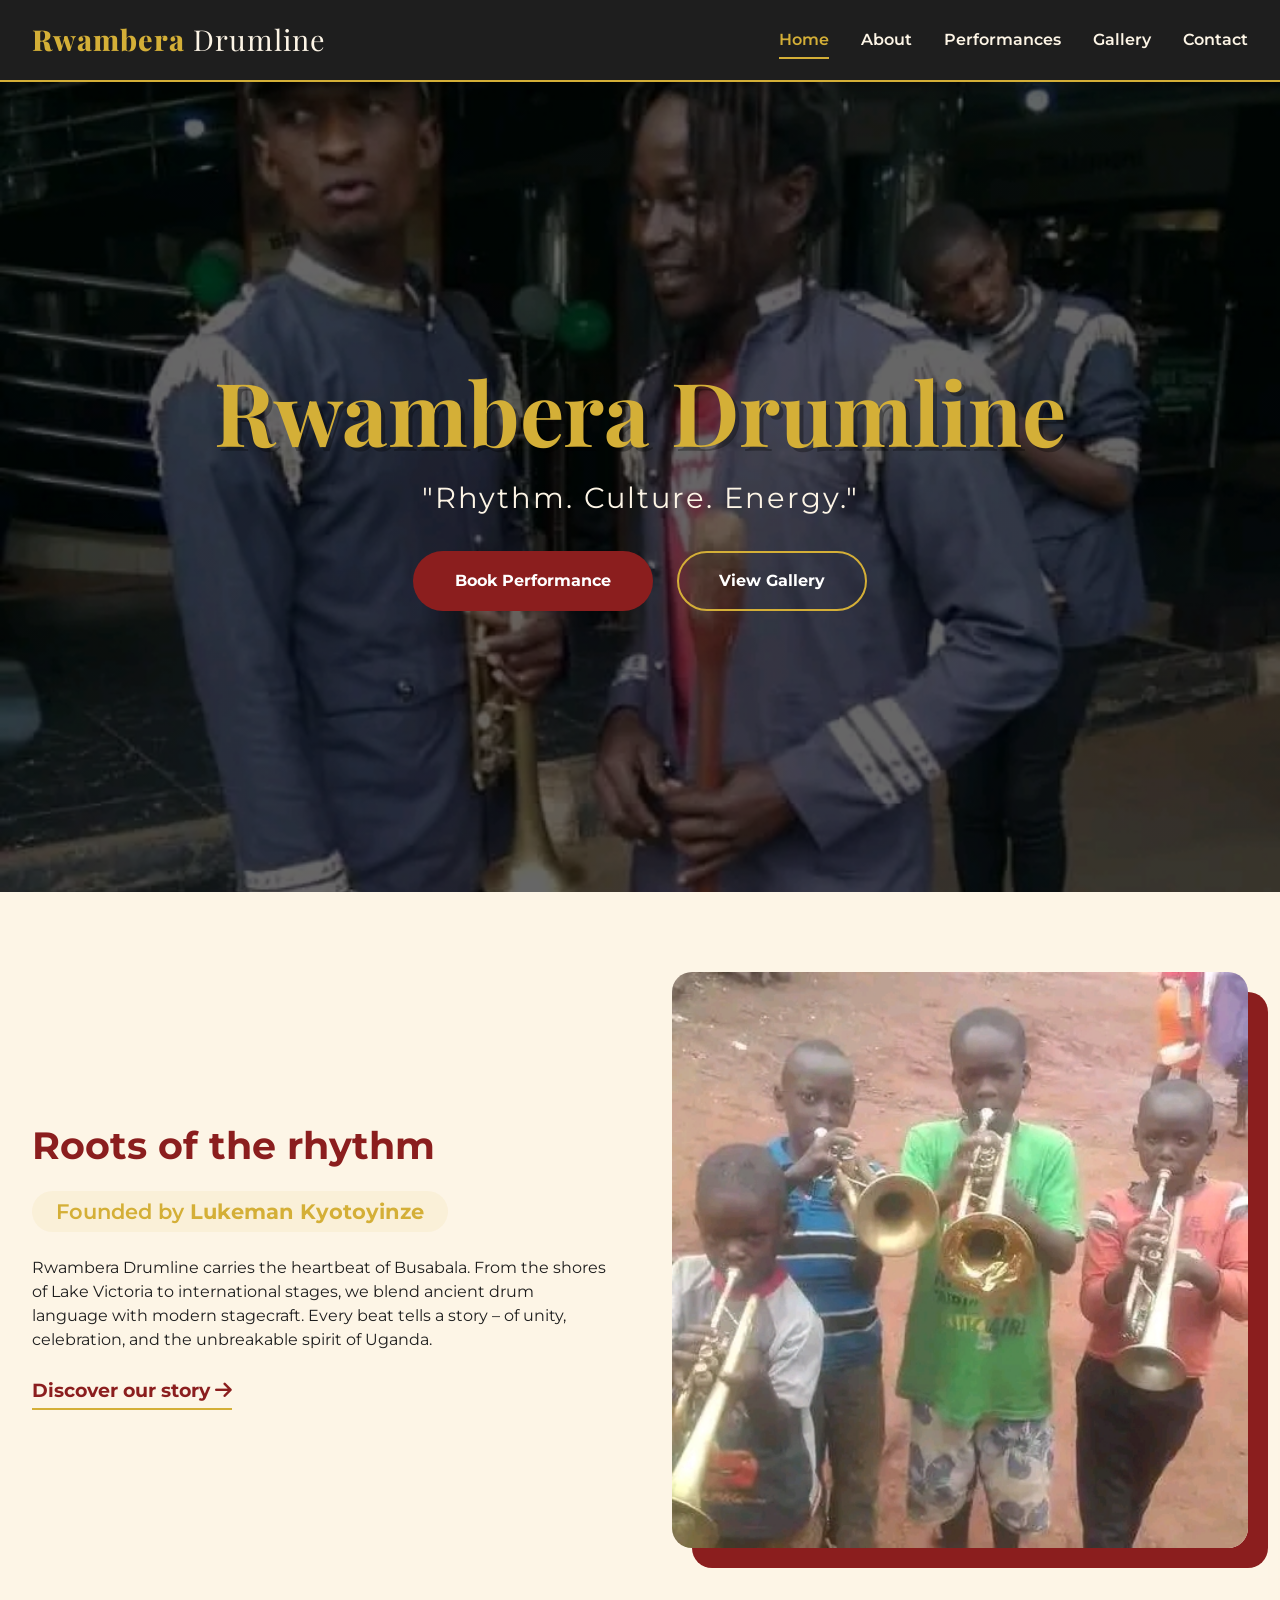
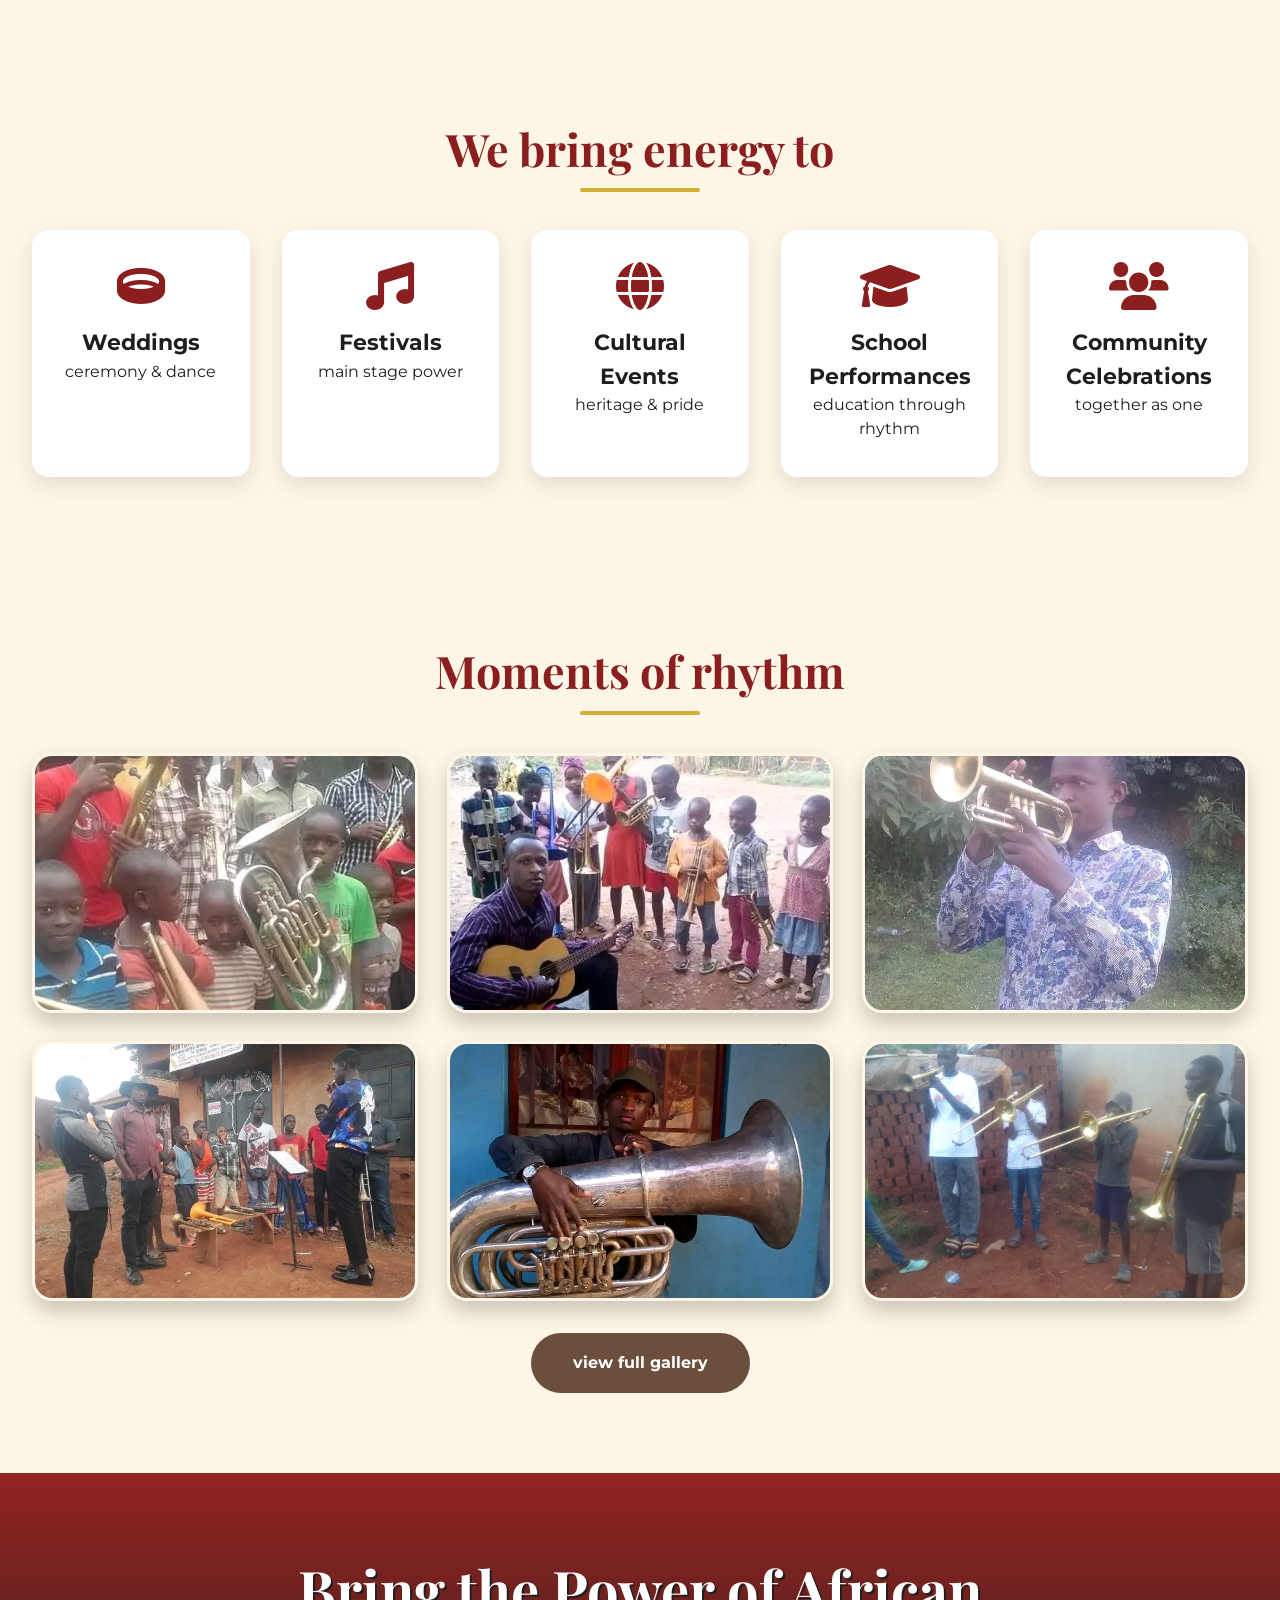
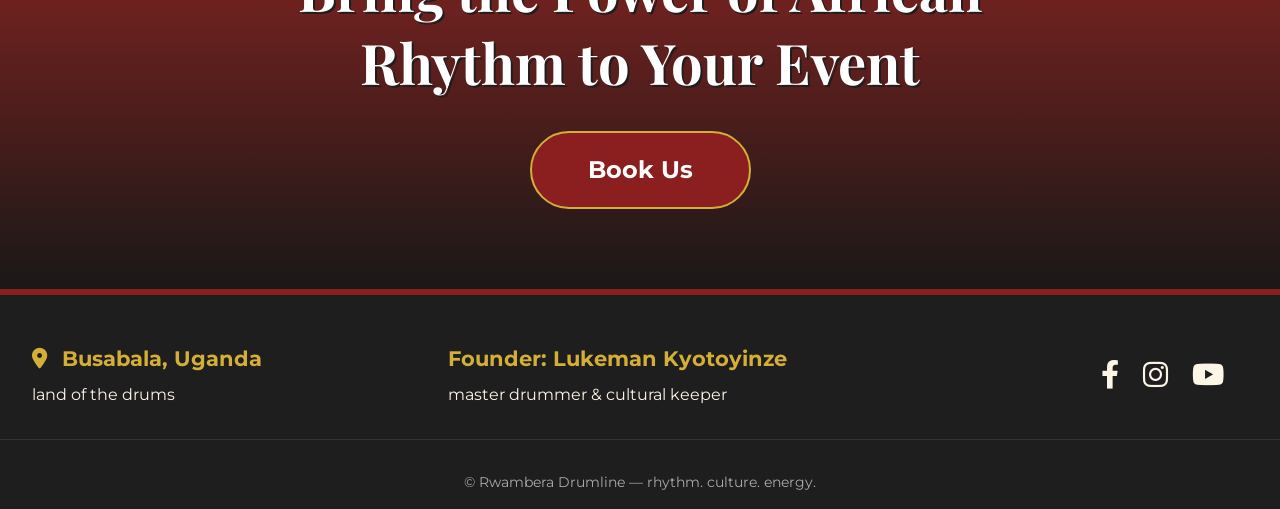
<file: index.html>
<!DOCTYPE html>
<html lang="en">
<head>
  <meta charset="UTF-8">
  <meta name="viewport" content="width=device-width, initial-scale=1.0">
  <title>Rwambera Drumline – rhythm. culture. energy.</title>
  <!-- Google Fonts + Font Awesome -->
  <link rel="preconnect" href="https://fonts.googleapis.com">
  <link rel="preconnect" href="https://fonts.gstatic.com" crossorigin>
  <link href="https://fonts.googleapis.com/css2?family=Montserrat:wght@400;600;800&family=Playfair+Display:wght@700&display=swap" rel="stylesheet">
  <link rel="stylesheet" href="https://cdnjs.cloudflare.com/ajax/libs/font-awesome/6.0.0-beta3/css/all.min.css">
  <link rel="stylesheet" href="css/style.css">
</head>
<body>
  <!-- ========== NAVIGATION BAR ========== -->
  <nav class="navbar">
    <div class="container nav-container">
      <div class="logo">Rwambera<span> Drumline</span></div>
      <ul class="nav-menu">
        <li><a href="index.html" class="active">Home</a></li>
        <li><a href="about.html">About</a></li>
        <li><a href="performances.html">Performances</a></li>
        <li><a href="gallery.html">Gallery</a></li>
        <li><a href="contact.html">Contact</a></li>
      </ul>
      <div class="hamburger"><i class="fas fa-bars"></i></div>
    </div>
  </nav>

  <!-- ========== HERO SECTION ========== -->
  <header class="hero" style="background-image: linear-gradient(rgba(0,0,0,0.6), rgba(0,0,0,0.6)), url('img/hero1.jpg');">
    <div class="container hero-content">
      <h1 class="reveal-up">Rwambera Drumline</h1>
      <p class="hero-sub reveal-up">"Rhythm. Culture. Energy."</p>
      <div class="hero-btns reveal-up">
        <a href="contact.html" class="btn btn-primary">Book Performance</a>
        <a href="gallery.html" class="btn btn-outline">View Gallery</a>
      </div>
    </div>
  </header>

  <!-- ========== ABOUT PREVIEW ========== -->
  <section class="section about-preview">
    <div class="container about-grid">
      <div class="about-text reveal-left">
        <h2>Roots of the rhythm</h2>
        <p class="founder-note">Founded by <strong>Lukeman Kyotoyinze</strong></p>
        <p>Rwambera Drumline carries the heartbeat of Busabala. From the shores of Lake Victoria to international stages, we blend ancient drum language with modern stagecraft. Every beat tells a story – of unity, celebration, and the unbreakable spirit of Uganda.</p>
        <a href="/about.html" class="link-arrow">Discover our story <i class="fas fa-arrow-right"></i></a>
      </div>
      <div class="about-img reveal-right">
        <img src="img/image1.jpg" alt="Traditional drums close-up">
      </div>
    </div>
  </section>

  <!-- ========== PERFORMANCE HIGHLIGHTS (cards with icons) ========== -->
  <section class="section highlights">
    <div class="container">
      <h2 class="section-title reveal-up">We bring energy to</h2>
      <div class="cards-grid">
        <div class="card reveal-up"><i class="fas fa-ring"></i><h3>Weddings</h3><p>ceremony & dance</p></div>
        <div class="card reveal-up"><i class="fas fa-music"></i><h3>Festivals</h3><p>main stage power</p></div>
        <div class="card reveal-up"><i class="fas fa-globe"></i><h3>Cultural Events</h3><p>heritage & pride</p></div>
        <div class="card reveal-up"><i class="fas fa-graduation-cap"></i><h3>School Performances</h3><p>education through rhythm</p></div>
        <div class="card reveal-up"><i class="fas fa-users"></i><h3>Community Celebrations</h3><p>together as one</p></div>
      </div>
    </div>
  </section>

  <!-- ========== GALLERY PREVIEW (6 images) ========== -->
  <section class="section gallery-preview">
    <div class="container">
      <h2 class="section-title reveal-up">Moments of rhythm</h2>
      <div class="gallery-grid">
        <img src="img/image2.jpg" alt="performance" class="reveal-up">
        <img src="img/image3.jpg" alt="dance" class="reveal-up">
        <img src="img/image4.jpg" alt="djembe circle" class="reveal-up">
        <img src="img/image6.jpg" alt="kids" class="reveal-up">
        <img src="img/image7.jpg" alt="fire show" class="reveal-up">
        <img src="img/image9.jpg" alt="ensemble" class="reveal-up">
      </div>
      <div class="center-btn reveal-up">
        <a href="gallery.html" class="btn btn-secondary">view full gallery</a>
      </div>
    </div>
  </section>

  <!-- ========== CALL TO ACTION ========== -->
  <section class="section cta" style="background: linear-gradient(rgba(128, 0, 0,0.85), rgba(0,0,0,0.9)), url('https://via.placeholder.com/1600x400/2c1e0e/daa520?text=drums+pattern');">
    <div class="container cta-content">
      <h2 class="reveal-up">Bring the Power of African Rhythm to Your Event</h2>
      <a href="contact.html" class="btn btn-primary btn-large reveal-up">Book Us</a>
    </div>
  </section>

  <!-- ========== FOOTER ========== -->
  <footer class="footer">
    <div class="container footer-grid">
      <div>
        <h4><i class="fas fa-map-marker-alt gold-icon"></i> Busabala, Uganda</h4>
        <p>land of the drums</p>
      </div>
      <div>
        <h4>Founder: Lukeman Kyotoyinze</h4>
        <p>master drummer & cultural keeper</p>
      </div>
      <div class="social-links">
        <a href="#" aria-label="Facebook"><i class="fab fa-facebook-f"></i></a>
        <a href="#" aria-label="Instagram"><i class="fab fa-instagram"></i></a>
        <a href="#" aria-label="YouTube"><i class="fab fa-youtube"></i></a>
        <a href="#" aria-label="X"><i class="fab fa-x-twitter"></i></a>
      </div>
    </div>
    <div class="container bottom-credit">
      <p>© Rwambera Drumline — rhythm. culture. energy.</p>
    </div>
  </footer>

  <!-- external javascript -->
  <script src="JS/main.js"></script>
</body>
</html>
</file>
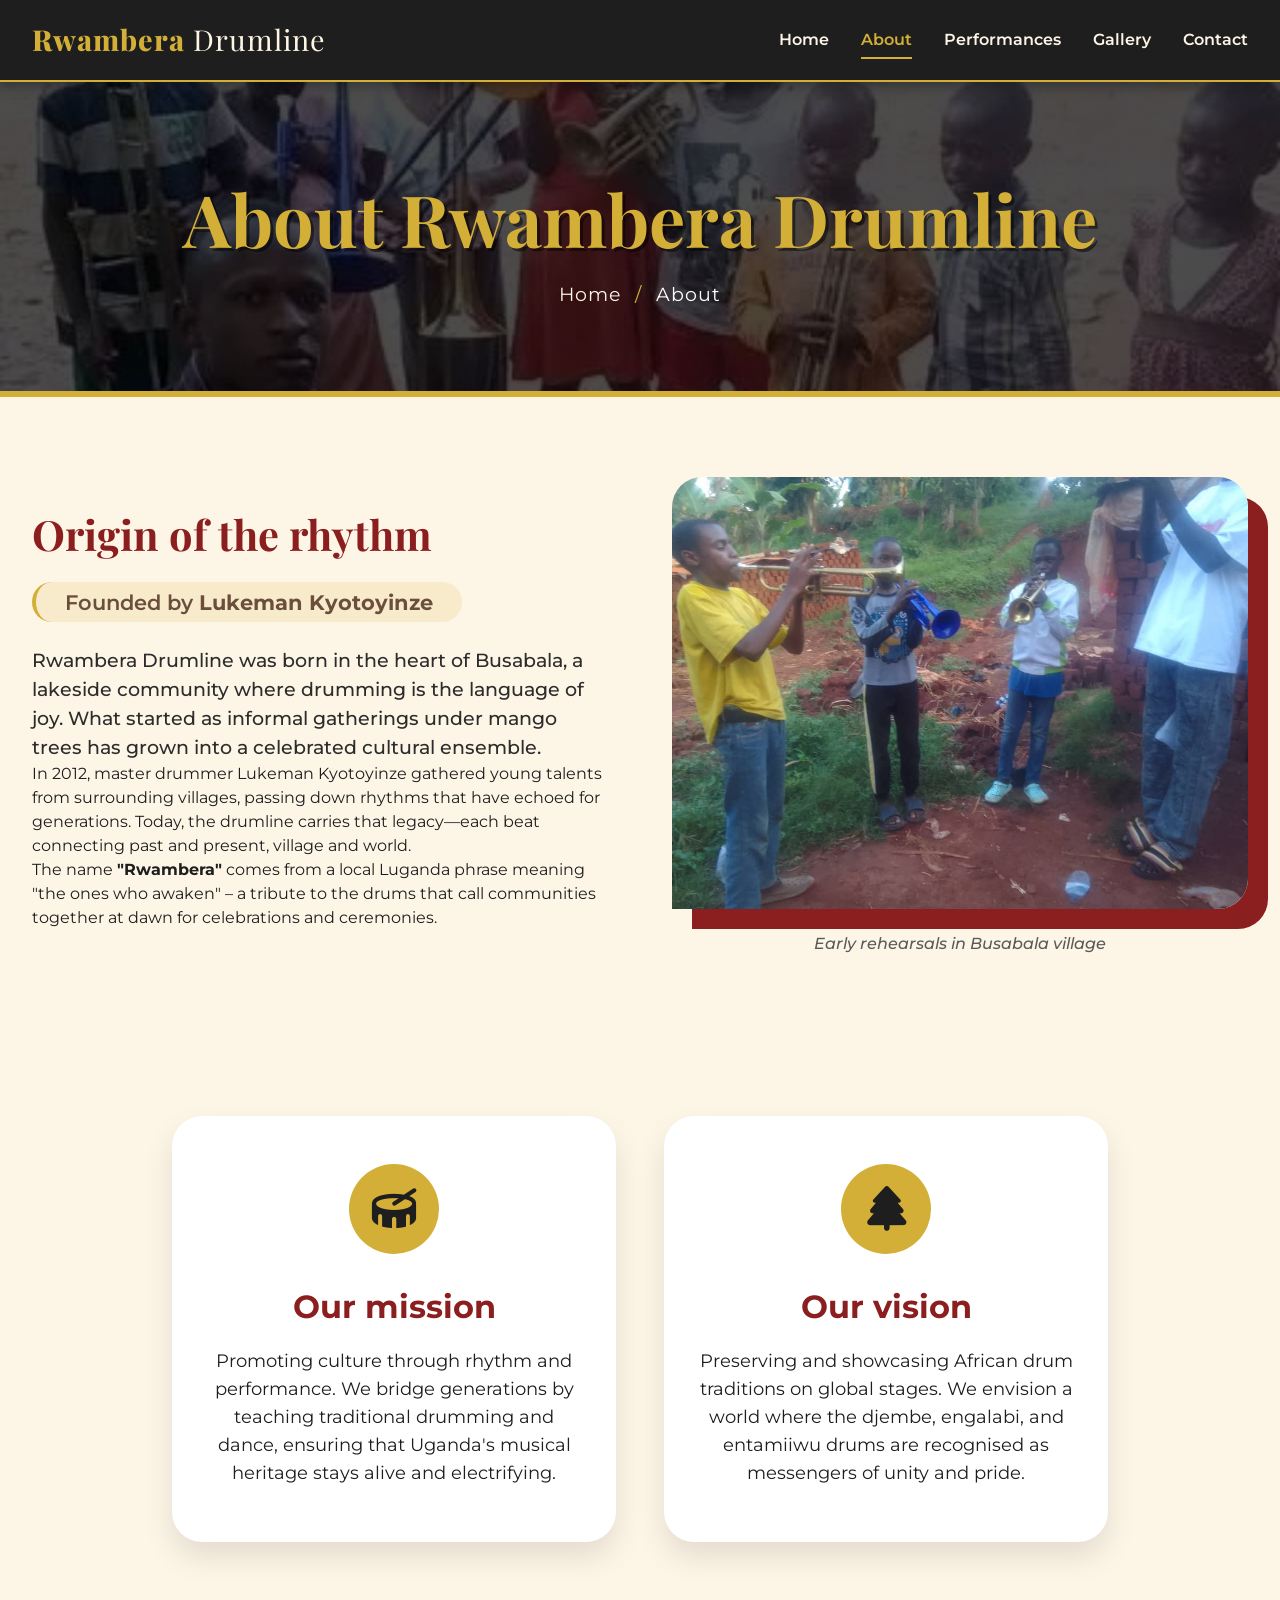
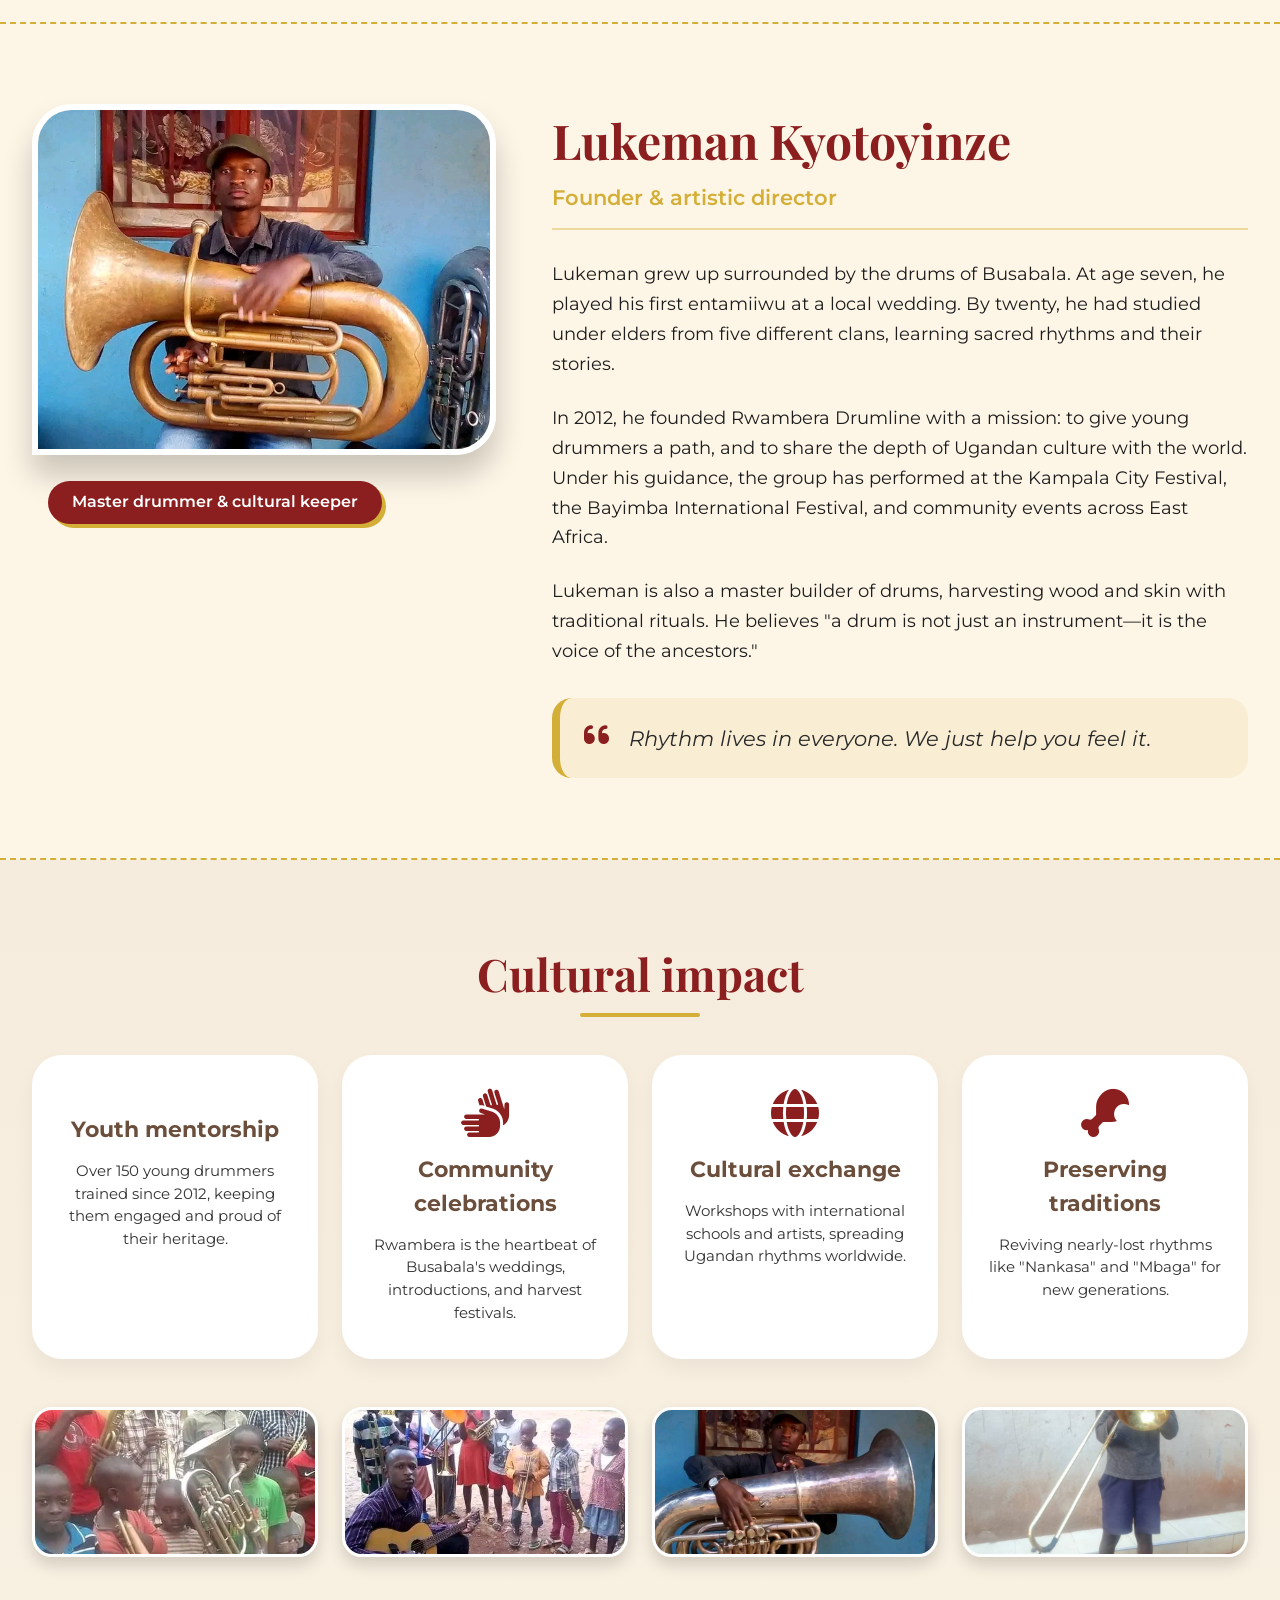
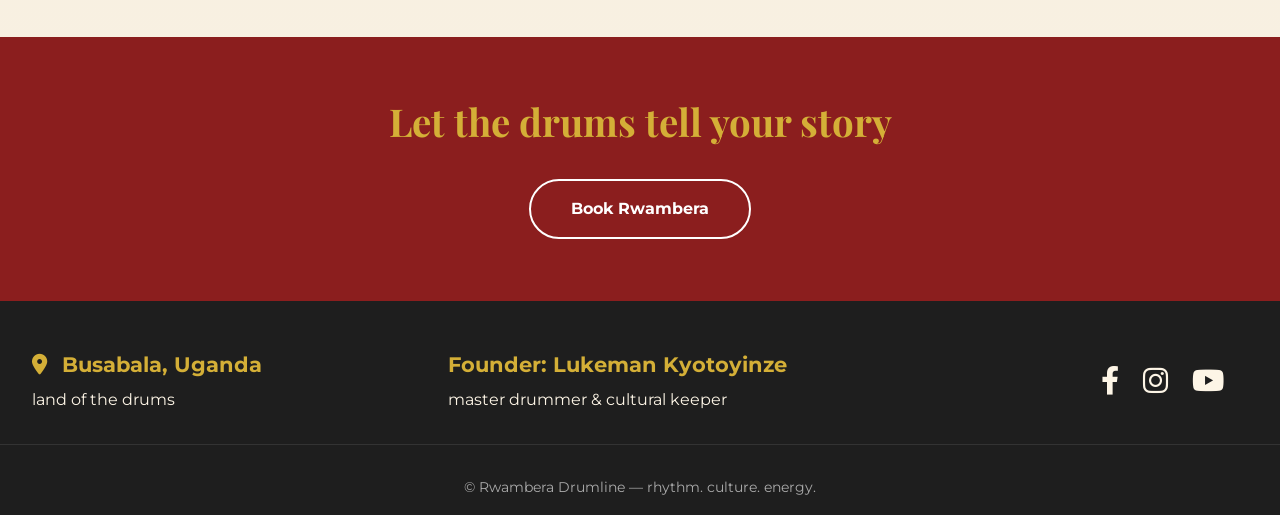
<file: about.html>
<!DOCTYPE html>
<html lang="en">
<head>
  <meta charset="UTF-8">
  <meta name="viewport" content="width=device-width, initial-scale=1.0">
  <title>About Rwambera Drumline | rhythm. culture. energy.</title>
  <!-- Google Fonts + Font Awesome -->
  <link rel="preconnect" href="https://fonts.googleapis.com">
  <link rel="preconnect" href="https://fonts.gstatic.com" crossorigin>
  <link href="https://fonts.googleapis.com/css2?family=Montserrat:wght@400;600;800&family=Playfair+Display:wght@700&display=swap" rel="stylesheet">
  <link rel="stylesheet" href="https://cdnjs.cloudflare.com/ajax/libs/font-awesome/6.0.0-beta3/css/all.min.css">
  <link rel="stylesheet" href="css/style.css">
</head>
<body>
  <!-- ========== NAVIGATION BAR (same as index) ========== -->
  <nav class="navbar">
    <div class="container nav-container">
      <div class="logo">Rwambera<span> Drumline</span></div>
      <ul class="nav-menu">
        <li><a href="index.html">Home</a></li>
        <li><a href="about.html" class="active">About</a></li>
        <li><a href="performances.html">Performances</a></li>
        <li><a href="gallery.html">Gallery</a></li>
        <li><a href="contact.html">Contact</a></li>
      </ul>
      <div class="hamburger"><i class="fas fa-bars"></i></div>
    </div>
  </nav>

  <!-- ========== PAGE HEADER BANNER ========== -->
  <section class="page-header" style="background-image: linear-gradient(rgba(0,0,0,0.7), rgba(0,0,0,0.7)), url('img/image3.jpg');">
    <div class="container page-header-content">
      <h1 class="reveal-up">About Rwambera Drumline</h1>
      <div class="breadcrumb reveal-up">
        <a href="/index.html">Home</a> <span>/</span> About
      </div>
    </div>
  </section>

  <!-- ========== STORY SECTION (origin & founder) ========== -->
  <section class="section story-section">
    <div class="container story-grid">
      <div class="story-text reveal-left">
        <h2>Origin of the rhythm</h2>
        <p class="founder-tag">Founded by <strong>Lukeman Kyotoyinze</strong></p>
        <p class="lead">Rwambera Drumline was born in the heart of Busabala, a lakeside community where drumming is the language of joy. What started as informal gatherings under mango trees has grown into a celebrated cultural ensemble.</p>
        <p>In 2012, master drummer Lukeman Kyotoyinze gathered young talents from surrounding villages, passing down rhythms that have echoed for generations. Today, the drumline carries that legacy—each beat connecting past and present, village and world.</p>
        <p>The name <strong>"Rwambera"</strong> comes from a local Luganda phrase meaning "the ones who awaken" – a tribute to the drums that call communities together at dawn for celebrations and ceremonies.</p>
      </div>
      <div class="story-image reveal-right">
        <img src="img/image10.jpg" alt="Early days of Rwambera">
        <div class="image-caption">Early rehearsals in Busabala village</div>
      </div>
    </div>
  </section>

  <!-- ========== MISSION & VISION (icon cards) ========== -->
  <section class="section mission-vision">
    <div class="container mission-vision-grid">
      <!-- Mission card -->
      <div class="mv-card reveal-up">
        <div class="mv-icon">
          <i class="fas fa-drum"></i>
        </div>
        <h3>Our mission</h3>
        <p>Promoting culture through rhythm and performance. We bridge generations by teaching traditional drumming and dance, ensuring that Uganda's musical heritage stays alive and electrifying.</p>
      </div>
      <!-- Vision card -->
      <div class="mv-card reveal-up" data-delay="100">
        <div class="mv-icon">
          <i class="fas fa-tree"></i>
        </div>
        <h3>Our vision</h3>
        <p>Preserving and showcasing African drum traditions on global stages. We envision a world where the djembe, engalabi, and entamiiwu drums are recognised as messengers of unity and pride.</p>
      </div>
    </div>
  </section>

  <!-- ========== FOUNDER SECTION ========== -->
  <section class="section founder-section">
    <div class="container founder-grid">
      <div class="founder-image reveal-left">
        <img src="img/lukeman.jpg" alt="Lukeman Kyotoyinze - founder">
        <div class="founder-badge">Master drummer & cultural keeper</div>
      </div>
      <div class="founder-bio reveal-right">
        <h2>Lukeman Kyotoyinze</h2>
        <p class="subtitle">Founder & artistic director</p>
        <p>Lukeman grew up surrounded by the drums of Busabala. At age seven, he played his first entamiiwu at a local wedding. By twenty, he had studied under elders from five different clans, learning sacred rhythms and their stories.</p>
        <p>In 2012, he founded Rwambera Drumline with a mission: to give young drummers a path, and to share the depth of Ugandan culture with the world. Under his guidance, the group has performed at the Kampala City Festival, the Bayimba International Festival, and community events across East Africa.</p>
        <p>Lukeman is also a master builder of drums, harvesting wood and skin with traditional rituals. He believes "a drum is not just an instrument—it is the voice of the ancestors."</p>
        <div class="founder-quote">
          <i class="fas fa-quote-left"></i> Rhythm lives in everyone. We just help you feel it.
        </div>
      </div>
    </div>
  </section>

  <!-- ========== CULTURAL IMPACT SECTION ========== -->
  <section class="section impact-section" style="background: linear-gradient(rgba(107, 63, 42, 0.05), rgba(0,0,0,0.02));">
    <div class="container">
      <h2 class="section-title reveal-up">Cultural impact</h2>
      <div class="impact-grid">
        <div class="impact-item reveal-up">
          <i class="fas fa-children"></i>
          <h3>Youth mentorship</h3>
          <p>Over 150 young drummers trained since 2012, keeping them engaged and proud of their heritage.</p>
        </div>
        <div class="impact-item reveal-up" data-delay="100">
          <i class="fas fa-hands"></i>
          <h3>Community celebrations</h3>
          <p>Rwambera is the heartbeat of Busabala's weddings, introductions, and harvest festivals.</p>
        </div>
        <div class="impact-item reveal-up" data-delay="200">
          <i class="fas fa-globe"></i>
          <h3>Cultural exchange</h3>
          <p>Workshops with international schools and artists, spreading Ugandan rhythms worldwide.</p>
        </div>
        <div class="impact-item reveal-up" data-delay="300">
          <i class="fas fa-drumstick-bite"></i>
          <h3>Preserving traditions</h3>
          <p>Reviving nearly-lost rhythms like "Nankasa" and "Mbaga" for new generations.</p>
        </div>
      </div>
      <!-- extra visual: impact image strip -->
      <div class="impact-strip">
        <img src="img/image2.jpg" alt="festival" class="reveal-up">
        <img src="img/image3.jpg" alt="teaching" class="reveal-up">
        <img src="img/image7.jpg" alt="wedding" class="reveal-up">
        <img src="img/image11.jpg" alt="cultural" class="reveal-up">
      </div>
    </div>
  </section>

  <!-- ========== CALL TO ACTION (smaller) ========== -->
  <section class="section cta cta-small" style="background: var(--deep-red); color: white;">
    <div class="container cta-content">
      <h3 class="reveal-up">Let the drums tell your story</h3>
      <a href="contact.html" class="btn btn-outline btn-light reveal-up">Book Rwambera</a>
    </div>
  </section>

  <!-- ========== FOOTER ========== -->
  <footer class="footer">
    <div class="container footer-grid">
      <div>
        <h4><i class="fas fa-map-marker-alt gold-icon"></i> Busabala, Uganda</h4>
        <p>land of the drums</p>
      </div>
      <div>
        <h4>Founder: Lukeman Kyotoyinze</h4>
        <p>master drummer & cultural keeper</p>
      </div>
      <div class="social-links">
        <a href="#" aria-label="Facebook"><i class="fab fa-facebook-f"></i></a>
        <a href="#" aria-label="Instagram"><i class="fab fa-instagram"></i></a>
        <a href="#" aria-label="YouTube"><i class="fab fa-youtube"></i></a>
        <a href="#" aria-label="X"><i class="fab fa-x-twitter"></i></a>
      </div>
    </div>
    <div class="container bottom-credit">
      <p>© Rwambera Drumline — rhythm. culture. energy.</p>
    </div>
  </footer>

  <!-- external javascript -->
  <script src="JS/main.js"></script>
</body>
</html>
</file>
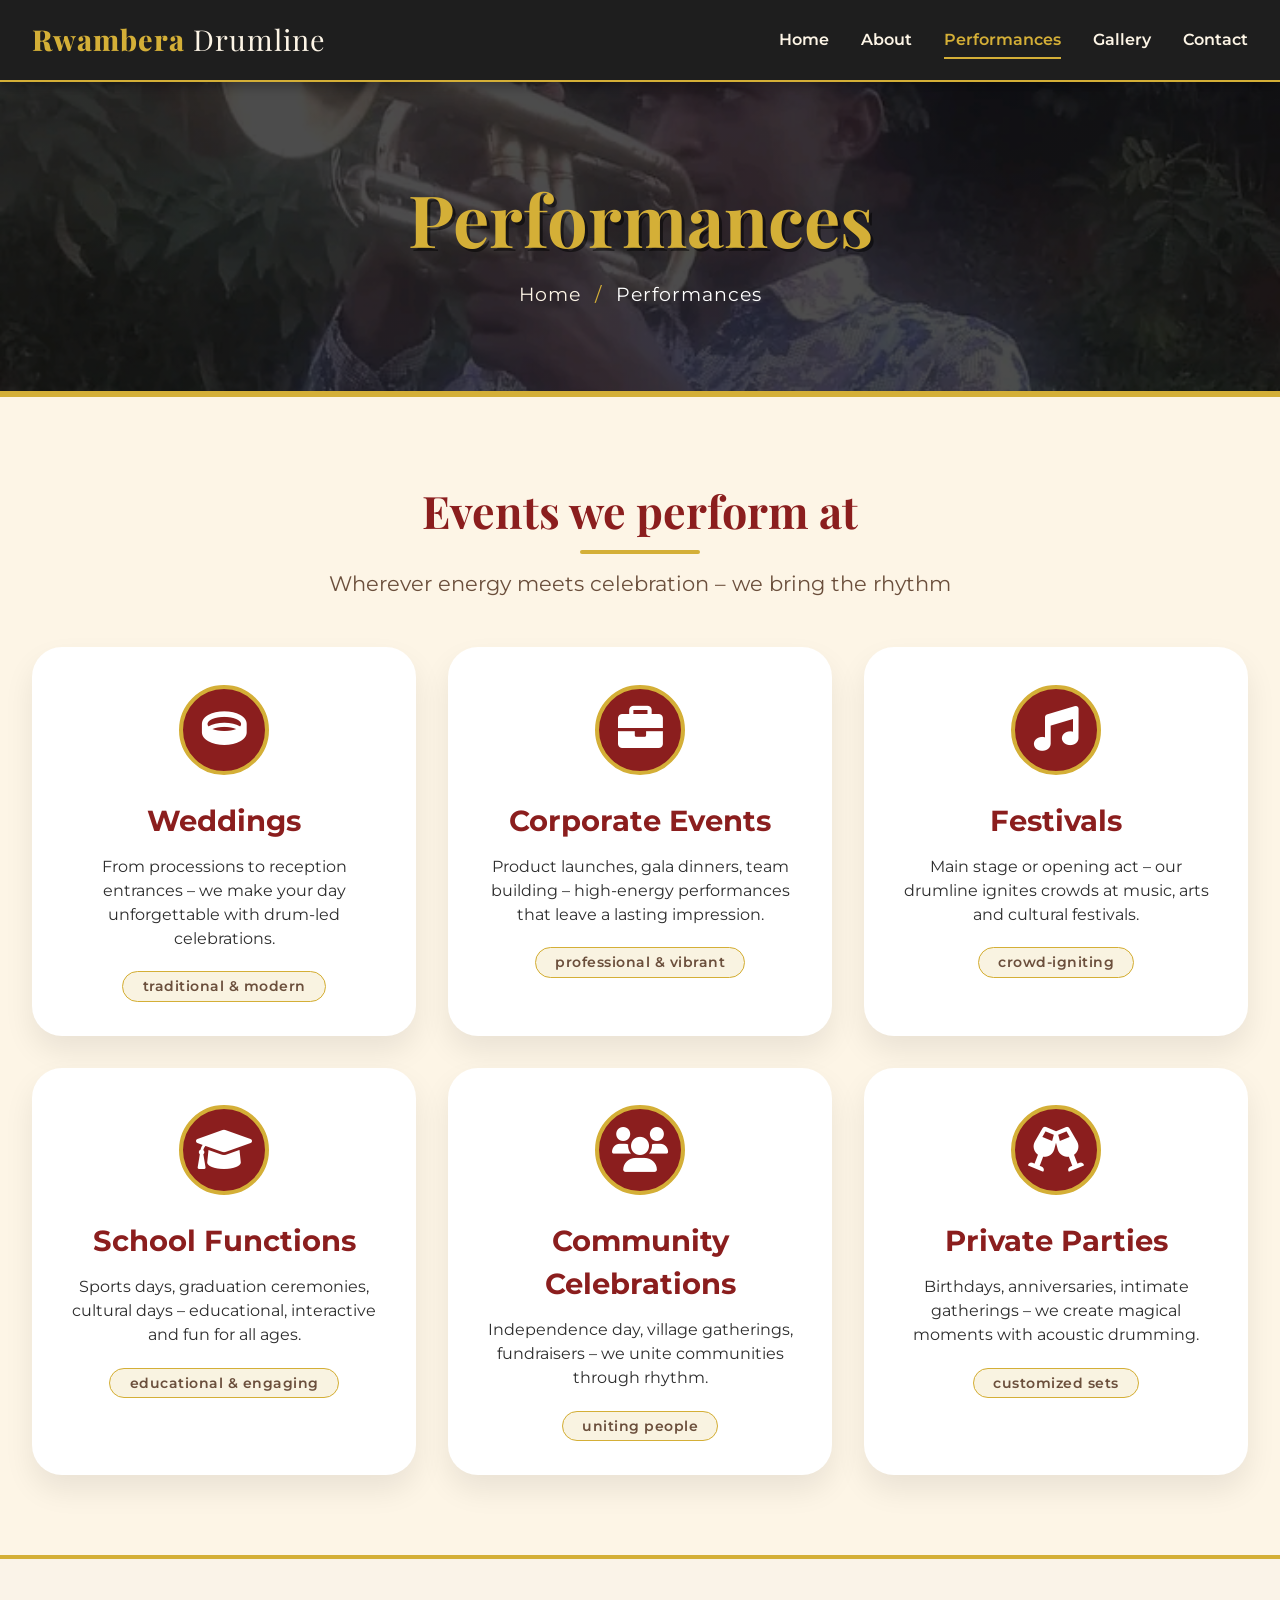
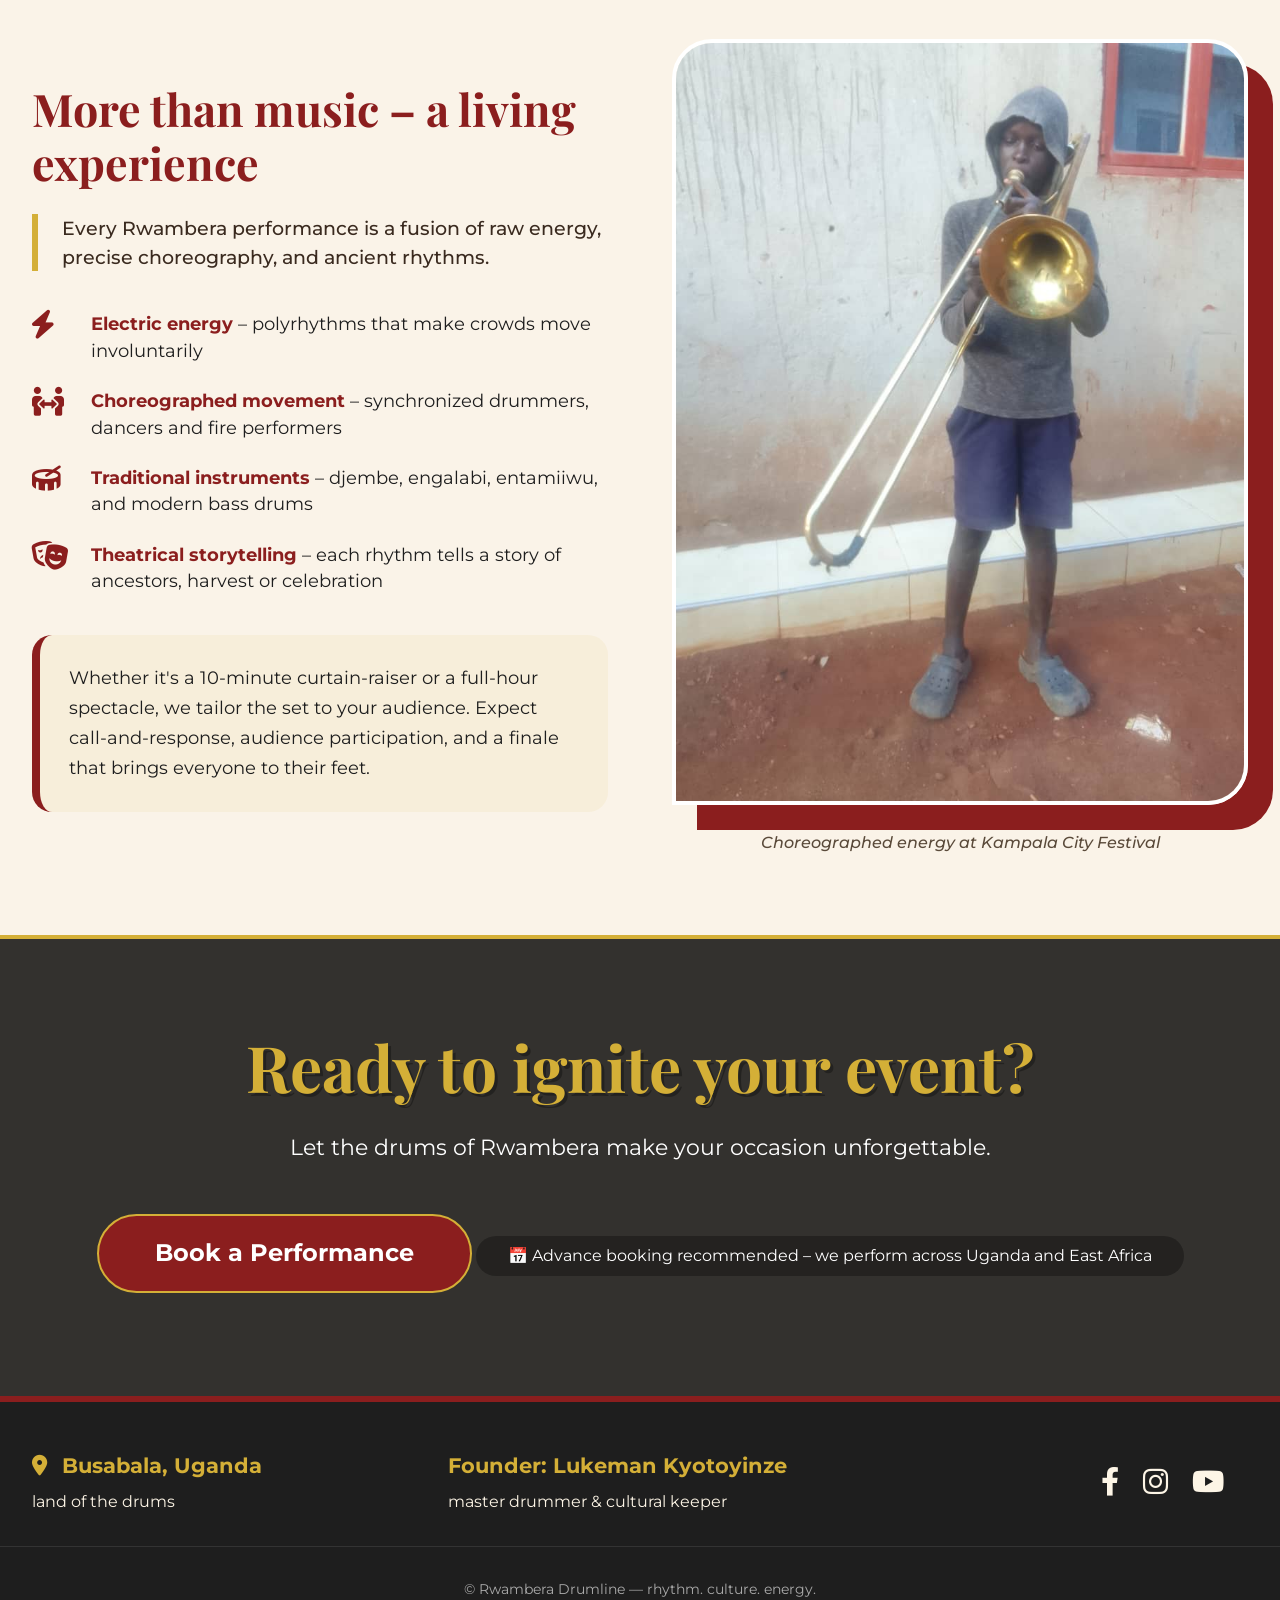
<file: performances.html>
<!DOCTYPE html>
<html lang="en">
<head>
  <meta charset="UTF-8">
  <meta name="viewport" content="width=device-width, initial-scale=1.0">
  <title>Performances | Rwambera Drumline</title>
  <!-- Google Fonts + Font Awesome -->
  <link rel="preconnect" href="https://fonts.googleapis.com">
  <link rel="preconnect" href="https://fonts.gstatic.com" crossorigin>
  <link href="https://fonts.googleapis.com/css2?family=Montserrat:wght@400;600;800&family=Playfair+Display:wght@700&display=swap" rel="stylesheet">
  <link rel="stylesheet" href="https://cdnjs.cloudflare.com/ajax/libs/font-awesome/6.0.0-beta3/css/all.min.css">
  <link rel="stylesheet" href="css/style.css">
</head>
<body>
  <!-- ========== NAVIGATION BAR ========== -->
  <nav class="navbar">
    <div class="container nav-container">
      <div class="logo">Rwambera<span> Drumline</span></div>
      <ul class="nav-menu">
        <li><a href="index.html">Home</a></li>
        <li><a href="about.html">About</a></li>
        <li><a href="performances.html" class="active">Performances</a></li>
        <li><a href="gallery.html">Gallery</a></li>
        <li><a href="contact.html">Contact</a></li>
      </ul>
      <div class="hamburger"><i class="fas fa-bars"></i></div>
    </div>
  </nav>

  <!-- ========== PAGE HEADER ========== -->
  <section class="page-header" style="background-image: linear-gradient(rgba(0,0,0,0.7), rgba(0,0,0,0.7)), url('img/image4.jpg');">
    <div class="container page-header-content">
      <h1 class="reveal-up">Performances</h1>
      <div class="breadcrumb reveal-up">
        <a href="index.html">Home</a> <span>/</span> Performances
      </div>
    </div>
  </section>

  <!-- ========== EVENTS WE PERFORM AT (cards with icons) ========== -->
  <section class="section events-section">
    <div class="container">
      <h2 class="section-title reveal-up">Events we perform at</h2>
      <p class="section-subtitle reveal-up">Wherever energy meets celebration – we bring the rhythm</p>
      
      <div class="events-grid">
        <!-- Wedding card -->
        <div class="event-card reveal-up">
          <div class="event-icon"><i class="fas fa-ring"></i></div>
          <h3>Weddings</h3>
          <p>From processions to reception entrances – we make your day unforgettable with drum-led celebrations.</p>
          <span class="event-tag">traditional & modern</span>
        </div>
        <!-- Corporate Events -->
        <div class="event-card reveal-up" data-delay="50">
          <div class="event-icon"><i class="fas fa-briefcase"></i></div>
          <h3>Corporate Events</h3>
          <p>Product launches, gala dinners, team building – high-energy performances that leave a lasting impression.</p>
          <span class="event-tag">professional & vibrant</span>
        </div>
        <!-- Festivals -->
        <div class="event-card reveal-up" data-delay="100">
          <div class="event-icon"><i class="fas fa-music"></i></div>
          <h3>Festivals</h3>
          <p>Main stage or opening act – our drumline ignites crowds at music, arts and cultural festivals.</p>
          <span class="event-tag">crowd-igniting</span>
        </div>
        <!-- School Functions -->
        <div class="event-card reveal-up" data-delay="150">
          <div class="event-icon"><i class="fas fa-graduation-cap"></i></div>
          <h3>School Functions</h3>
          <p>Sports days, graduation ceremonies, cultural days – educational, interactive and fun for all ages.</p>
          <span class="event-tag">educational & engaging</span>
        </div>
        <!-- Community Celebrations -->
        <div class="event-card reveal-up" data-delay="200">
          <div class="event-icon"><i class="fas fa-users"></i></div>
          <h3>Community Celebrations</h3>
          <p>Independence day, village gatherings, fundraisers – we unite communities through rhythm.</p>
          <span class="event-tag">uniting people</span>
        </div>
        <!-- additional: private parties (bonus) -->
        <div class="event-card reveal-up" data-delay="250">
          <div class="event-icon"><i class="fas fa-glass-cheers"></i></div>
          <h3>Private Parties</h3>
          <p>Birthdays, anniversaries, intimate gatherings – we create magical moments with acoustic drumming.</p>
          <span class="event-tag">customized sets</span>
        </div>
      </div>
    </div>
  </section>

  <!-- ========== PERFORMANCE EXPERIENCE SECTION ========== -->
  <section class="section experience-section">
    <div class="container">
      <div class="experience-grid">
        <div class="experience-text reveal-left">
          <h2>More than music – a living experience</h2>
          <p class="experience-lead">Every Rwambera performance is a fusion of raw energy, precise choreography, and ancient rhythms.</p>
          <div class="experience-features">
            <div class="feature">
              <i class="fas fa-bolt gold-icon"></i>
              <div><strong>Electric energy</strong> – polyrhythms that make crowds move involuntarily</div>
            </div>
            <div class="feature">
              <i class="fas fa-people-arrows gold-icon"></i>
              <div><strong>Choreographed movement</strong> – synchronized drummers, dancers and fire performers</div>
            </div>
            <div class="feature">
              <i class="fas fa-drum gold-icon"></i>
              <div><strong>Traditional instruments</strong> – djembe, engalabi, entamiiwu, and modern bass drums</div>
            </div>
            <div class="feature">
              <i class="fas fa-theater-masks gold-icon"></i>
              <div><strong>Theatrical storytelling</strong> – each rhythm tells a story of ancestors, harvest or celebration</div>
            </div>
          </div>
          <p class="experience-outro">Whether it's a 10-minute curtain-raiser or a full-hour spectacle, we tailor the set to your audience. Expect call-and-response, audience participation, and a finale that brings everyone to their feet.</p>
        </div>
        <div class="experience-visual reveal-right">
          <img src="img/image11.jpg" alt="Drummers in choreographed movement">
          <div class="visual-caption">Choreographed energy at Kampala City Festival</div>
        </div>
      </div>
    </div>
  </section>

  <!-- ========== BOOKING CALL TO ACTION ========== -->
  <section class="section booking-cta" style="background: linear-gradient(rgba(0,0,0,0.8), rgba(0,0,0,0.8)), url('https://via.placeholder.com/1600x600/4A1F1F/D4AF37?text=Drums+fired+up'); background-size: cover; background-position: center;">
    <div class="container booking-cta-content">
      <h2 class="reveal-up">Ready to ignite your event?</h2>
      <p class="reveal-up">Let the drums of Rwambera make your occasion unforgettable.</p>
      <a href="contact.html" class="btn btn-primary btn-large reveal-up">Book a Performance</a>
      <p class="booking-note reveal-up">📅 Advance booking recommended – we perform across Uganda and East Africa</p>
    </div>
  </section>

  <!-- ========== FOOTER ========== -->
  <footer class="footer">
    <div class="container footer-grid">
      <div>
        <h4><i class="fas fa-map-marker-alt gold-icon"></i> Busabala, Uganda</h4>
        <p>land of the drums</p>
      </div>
      <div>
        <h4>Founder: Lukeman Kyotoyinze</h4>
        <p>master drummer & cultural keeper</p>
      </div>
      <div class="social-links">
        <a href="#" aria-label="Facebook"><i class="fab fa-facebook-f"></i></a>
        <a href="#" aria-label="Instagram"><i class="fab fa-instagram"></i></a>
        <a href="#" aria-label="YouTube"><i class="fab fa-youtube"></i></a>
        <a href="#" aria-label="X"><i class="fab fa-x-twitter"></i></a>
      </div>
    </div>
    <div class="container bottom-credit">
      <p>© Rwambera Drumline — rhythm. culture. energy.</p>
    </div>
  </footer>

  <!-- external javascript -->
  <script src="JS/main.js"></script>
</body>
</html>
</file>
<file: css/style.css>
/* /css/styles.css */

* {
  margin: 0;
  padding: 0;
  box-sizing: border-box;
}

:root {
  --deep-red: #8B1E1E;        /* african earth red */
  --gold: #D4AF37;            /* rich gold */
  --black: #1E1E1E;           /* deep black */
  --earth-brown: #6B4F3C;     /* clay / earth */
  --cream: #FDF5E6;           /* warm off-white */
  --transition: all 0.3s ease;
}

body {
  font-family: 'Montserrat', sans-serif;
  background-color: var(--cream);
  color: var(--black);
  line-height: 1.5;
  overflow-x: hidden;
}

.container {
  max-width: 1280px;
  margin: 0 auto;
  padding: 0 2rem;
}

/* ===== navigation ===== */
.navbar {
  background-color: var(--black);
  color: white;
  position: sticky;
  top: 0;
  z-index: 100;
  box-shadow: 0 4px 12px rgba(0,0,0,0.3);
  border-bottom: 2px solid var(--gold);
}

.nav-container {
  display: flex;
  justify-content: space-between;
  align-items: center;
  height: 80px;
}

.logo {
  font-size: 1.8rem;
  font-weight: 800;
  letter-spacing: 1px;
  font-family: 'Playfair Display', serif;
  color: var(--gold);
}

.logo span {
  font-weight: 400;
  color: var(--cream);
}

.nav-menu {
  display: flex;
  gap: 2rem;
  list-style: none;
}

.nav-menu a {
  color: var(--cream);
  text-decoration: none;
  font-weight: 600;
  padding-bottom: 0.5rem;
  border-bottom: 2px solid transparent;
  transition: var(--transition);
}

.nav-menu a:hover, .nav-menu a.active {
  border-bottom-color: var(--gold);
  color: var(--gold);
}

.hamburger {
  display: none;
  font-size: 1.8rem;
  cursor: pointer;
  color: var(--gold);
}

/* ===== hero ===== */
.hero {
  min-height: 90vh;
  background-size: cover;
  background-position: center 30%;
  display: flex;
  align-items: center;
  text-align: center;
  color: white;
}

.hero-content h1 {
  font-size: clamp(3rem, 10vw, 5.5rem);
  font-family: 'Playfair Display', serif;
  line-height: 1.1;
  text-shadow: 4px 4px 0 rgba(0,0,0,0.3);
  color: var(--gold);
}

.hero-sub {
  font-size: 1.8rem;
  margin: 1rem 0 2rem;
  font-weight: 400;
  letter-spacing: 2px;
  color: var(--cream);
}

.hero-btns {
  display: flex;
  gap: 1.5rem;
  justify-content: center;
  flex-wrap: wrap;
}

.btn {
  display: inline-block;
  padding: 1rem 2.5rem;
  border-radius: 50px;
  text-decoration: none;
  font-weight: 700;
  transition: var(--transition);
  border: 2px solid transparent;
}

.btn-primary {
  background-color: var(--deep-red);
  color: white;
}

.btn-primary:hover {
  background-color: #a12b2b;
  transform: scale(1.05);
  box-shadow: 0 10px 20px rgba(0,0,0,0.2);
}

.btn-outline {
  border: 2px solid var(--gold);
  color: white;
  background: transparent;
}

.btn-outline:hover {
  background-color: var(--gold);
  color: var(--black);
}

.btn-secondary {
  background-color: var(--earth-brown);
  color: white;
}

.btn-secondary:hover {
  background-color: #8b5e3c;
}

/* ===== sections ===== */
.section {
  padding: 5rem 0;
}

.section-title {
  font-size: 2.8rem;
  font-family: 'Playfair Display', serif;
  color: var(--deep-red);
  margin-bottom: 3rem;
  text-align: center;
  position: relative;
}

.section-title::after {
  content: '';
  width: 120px;
  height: 4px;
  background: var(--gold);
  position: absolute;
  bottom: -10px;
  left: 50%;
  transform: translateX(-50%);
  border-radius: 2px;
}

/* about preview */
.about-grid {
  display: grid;
  grid-template-columns: 1fr 1fr;
  gap: 4rem;
  align-items: center;
}

.about-text h2 {
  font-size: 2.4rem;
  color: var(--deep-red);
  margin-bottom: 1rem;
}

.founder-note {
  font-size: 1.3rem;
  color: var(--gold);
  background: rgba(212, 175, 55, 0.08);
  display: inline-block;
  padding: 0.3rem 1.5rem;
  border-radius: 40px;
  margin-bottom: 1.5rem;
  font-weight: 600;
}

.about-img img {
  width: 100%;
  border-radius: 20px;
  box-shadow: 20px 20px 0 var(--deep-red);
  transition: var(--transition);
}

.about-img img:hover {
  transform: translate(-5px, -5px);
  box-shadow: 25px 25px 0 var(--gold);
}

.link-arrow {
  color: var(--deep-red);
  font-weight: 700;
  text-decoration: none;
  margin-top: 1.5rem;
  display: inline-block;
  font-size: 1.2rem;
  border-bottom: 2px solid var(--gold);
  padding-bottom: 0.2rem;
}

/* cards */
.cards-grid {
  display: grid;
  grid-template-columns: repeat(auto-fit, minmax(180px, 1fr));
  gap: 2rem;
  margin-top: 2rem;
}

.card {
  background: white;
  padding: 2rem 1.5rem;
  text-align: center;
  border-radius: 16px;
  box-shadow: 0 8px 20px rgba(0,0,0,0.1);
  transition: var(--transition);
  border-bottom: 4px solid transparent;
}

.card:hover {
  transform: translateY(-10px);
  border-bottom-color: var(--gold);
  box-shadow: 0 16px 30px rgba(139, 30, 30, 0.2);
}

.card i {
  font-size: 3rem;
  color: var(--deep-red);
  margin-bottom: 1rem;
}

.card h3 {
  font-size: 1.4rem;
  color: var(--black);
  font-weight: 700;
}

/* gallery preview */
.gallery-grid {
  display: grid;
  grid-template-columns: repeat(3, 1fr);
  gap: 1.5rem;
  margin-bottom: 3rem;
}

.gallery-grid img {
  width: 100%;
  height: 260px;
  object-fit: cover;
  border-radius: 20px;
  box-shadow: 0 10px 20px rgba(0,0,0,0.2);
  transition: var(--transition);
  border: 3px solid transparent;
}

.gallery-grid img:hover {
  transform: scale(1.02);
  border-color: var(--gold);
  box-shadow: 0 20px 30px rgba(0,0,0,0.3);
}

.center-btn {
  text-align: center;
}

/* cta */
.cta {
  background-blend-mode: overlay;
  color: white;
  text-align: center;
}

.cta h2 {
  font-size: clamp(2rem, 5vw, 3.5rem);
  max-width: 800px;
  margin: 0 auto 2rem;
  line-height: 1.3;
  font-family: 'Playfair Display', serif;
  text-shadow: 2px 2px 0 var(--black);
}

.btn-large {
  padding: 1.2rem 3.5rem;
  font-size: 1.5rem;
}

/* footer */
.footer {
  background-color: var(--black);
  color: var(--cream);
  padding: 3rem 0 1rem;
  border-top: 6px solid var(--deep-red);
}

.footer-grid {
  display: grid;
  grid-template-columns: repeat(3, 1fr);
  gap: 2rem;
  margin-bottom: 2rem;
}

.footer h4 {
  color: var(--gold);
  font-size: 1.3rem;
  margin-bottom: 0.5rem;
}

.gold-icon {
  color: var(--gold);
  margin-right: 0.5rem;
}

.social-links {
  display: flex;
  gap: 1.5rem;
  justify-content: flex-end;
  align-items: center;
}

.social-links a {
  color: var(--cream);
  font-size: 1.8rem;
  transition: var(--transition);
}

.social-links a:hover {
  color: var(--gold);
  transform: translateY(-5px);
}

.bottom-credit {
  text-align: center;
  padding-top: 2rem;
  font-size: 0.9rem;
  color: #aaa;
  border-top: 1px solid #333;
}

/* ===== scroll reveal effects (base hidden) ===== */
.reveal-up, .reveal-left, .reveal-right {
  opacity: 0;
  transition: all 0.8s cubic-bezier(0.5, 0, 0, 1);
}

.reveal-up {
  transform: translateY(50px);
}

.reveal-left {
  transform: translateX(-50px);
}

.reveal-right {
  transform: translateX(50px);
}

.reveal-up.active, .reveal-left.active, .reveal-right.active {
  opacity: 1;
  transform: translate(0, 0);
}

/* ===== responsive ===== */
@media (max-width: 992px) {
  .about-grid {
    grid-template-columns: 1fr;
    text-align: center;
  }
  .about-img img {
    max-width: 80%;
    margin: 0 auto;
    display: block;
  }
  .gallery-grid {
    grid-template-columns: repeat(2, 1fr);
  }
  .footer-grid {
    grid-template-columns: 1fr;
    text-align: center;
  }
  .social-links {
    justify-content: center;
  }
}

@media (max-width: 768px) {
  .nav-menu {
    position: fixed;
    left: -100%;
    top: 80px;
    flex-direction: column;
    background-color: var(--black);
    width: 100%;
    text-align: center;
    padding: 2rem 0;
    gap: 1.5rem;
    transition: 0.3s;
    border-top: 2px solid var(--gold);
  }
  .nav-menu.active {
    left: 0;
  }
  .hamburger {
    display: block;
  }
  .hero-btns {
    flex-direction: column;
    align-items: center;
  }
  .btn {
    width: 80%;
  }
  .gallery-grid {
    grid-template-columns: 1fr;
  }
  .cards-grid {
    grid-template-columns: 1fr 1fr;
  }
}

@media (max-width: 480px) {
  .cards-grid {
    grid-template-columns: 1fr;
  }
  .container {
    padding: 0 1.2rem;
  }
}




/* additional / about page specific styles – add to /css/styles.css */

/* page header banner */
.page-header {
  background-size: cover;
  background-position: center 30%;
  min-height: 35vh;
  display: flex;
  align-items: center;
  text-align: center;
  color: white;
  border-bottom: 6px solid var(--gold);
}

.page-header-content h1 {
  font-size: clamp(2.8rem, 8vw, 4.5rem);
  font-family: 'Playfair Display', serif;
  color: var(--gold);
  text-shadow: 3px 3px 0 rgba(0,0,0,0.5);
  margin-bottom: 0.5rem;
}

.breadcrumb {
  font-size: 1.2rem;
  letter-spacing: 1px;
}

.breadcrumb a {
  color: var(--cream);
  text-decoration: none;
  border-bottom: 1px solid transparent;
  transition: var(--transition);
}

.breadcrumb a:hover {
  border-bottom-color: var(--gold);
  color: var(--gold);
}

.breadcrumb span {
  margin: 0 0.5rem;
  color: var(--gold);
}

/* story section */
.story-grid {
  display: grid;
  grid-template-columns: 1fr 1fr;
  gap: 4rem;
  align-items: center;
}

.story-text h2 {
  font-size: 2.6rem;
  color: var(--deep-red);
  margin-bottom: 1rem;
  font-family: 'Playfair Display', serif;
}

.founder-tag {
  background: rgba(212, 175, 55, 0.15);
  display: inline-block;
  padding: 0.3rem 1.8rem;
  border-radius: 30px;
  font-size: 1.3rem;
  margin-bottom: 1.5rem;
  color: var(--earth-brown);
  font-weight: 600;
  border-left: 4px solid var(--gold);
}

.lead {
  font-size: 1.2rem;
  font-weight: 500;
  color: #2c2c2c;
}

.story-image img {
  width: 100%;
  border-radius: 30px 30px 30px 0;
  box-shadow: 20px 20px 0 var(--deep-red);
  transition: var(--transition);
}

.story-image img:hover {
  box-shadow: 20px 20px 0 var(--gold);
  transform: translate(-5px, -5px);
}

.image-caption {
  margin-top: 1rem;
  font-style: italic;
  color: #5a5a5a;
  text-align: center;
  font-weight: 500;
}

/* mission vision cards */
.mission-vision-grid {
  display: grid;
  grid-template-columns: 1fr 1fr;
  gap: 3rem;
  max-width: 1000px;
  margin: 0 auto;
}

.mv-card {
  background: white;
  padding: 3rem 2rem;
  border-radius: 30px;
  text-align: center;
  box-shadow: 0 15px 30px rgba(0,0,0,0.1);
  transition: all 0.4s;
  border-bottom: 6px solid transparent;
}

.mv-card:hover {
  transform: translateY(-15px);
  border-bottom-color: var(--deep-red);
  box-shadow: 0 25px 40px rgba(139,30,30,0.15);
}

.mv-icon {
  background: var(--gold);
  width: 90px;
  height: 90px;
  border-radius: 50%;
  display: flex;
  align-items: center;
  justify-content: center;
  margin: 0 auto 1.8rem;
  font-size: 2.8rem;
  color: var(--black);
  transition: var(--transition);
}

.mv-card:hover .mv-icon {
  background: var(--deep-red);
  color: white;
  transform: rotate(5deg) scale(1.05);
}

.mv-card h3 {
  font-size: 2rem;
  color: var(--deep-red);
  margin-bottom: 1rem;
  font-weight: 700;
}

.mv-card p {
  font-size: 1.1rem;
  line-height: 1.6;
}

/* founder section */
.founder-section {
  background: var(--cream);
  border-top: 2px dashed var(--gold);
  border-bottom: 2px dashed var(--gold);
}

.founder-grid {
  display: grid;
  grid-template-columns: 1fr 1.5fr;
  gap: 3.5rem;
  align-items: start;
}

.founder-image {
  position: relative;
}

.founder-image img {
  width: 100%;
  border-radius: 40px 40px 40px 0;
  border: 6px solid white;
  box-shadow: 0 20px 30px rgba(0,0,0,0.2);
  transition: var(--transition);
}

.founder-image img:hover {
  transform: scale(1.02);
  border-color: var(--gold);
}

.founder-badge {
  background: var(--deep-red);
  color: white;
  padding: 0.6rem 1.5rem;
  font-weight: 600;
  display: inline-block;
  border-radius: 50px;
  margin-top: 1.2rem;
  margin-left: 1rem;
  box-shadow: 4px 4px 0 var(--gold);
}

.founder-bio h2 {
  font-size: 3rem;
  color: var(--deep-red);
  margin-bottom: 0.3rem;
  font-family: 'Playfair Display', serif;
}

.founder-bio .subtitle {
  font-size: 1.3rem;
  color: var(--gold);
  font-weight: 600;
  margin-bottom: 1.8rem;
  border-bottom: 2px solid rgba(212,175,55,0.4);
  padding-bottom: 0.8rem;
}

.founder-bio p {
  margin-bottom: 1.5rem;
  font-size: 1.1rem;
  line-height: 1.7;
}

.founder-quote {
  background: rgba(212,175,55,0.1);
  padding: 1.5rem;
  border-radius: 20px;
  font-size: 1.3rem;
  font-style: italic;
  border-left: 8px solid var(--gold);
  margin-top: 2rem;
  color: #2a2a2a;
}

.founder-quote i {
  color: var(--deep-red);
  margin-right: 0.8rem;
  font-size: 1.8rem;
}

/* impact section */
.impact-grid {
  display: grid;
  grid-template-columns: repeat(4, 1fr);
  gap: 1.5rem;
  margin: 3rem 0;
}

.impact-item {
  background: white;
  padding: 2rem 1.5rem;
  border-radius: 30px;
  text-align: center;
  box-shadow: 0 10px 20px rgba(0,0,0,0.05);
  transition: var(--transition);
  border: 2px solid transparent;
}

.impact-item:hover {
  border-color: var(--gold);
  transform: scale(1.03);
  background: #fffcf0;
}

.impact-item i {
  font-size: 3rem;
  color: var(--deep-red);
  margin-bottom: 1rem;
}

.impact-item h3 {
  font-size: 1.4rem;
  color: var(--earth-brown);
  margin-bottom: 0.8rem;
}

.impact-item p {
  font-size: 0.95rem;
  color: #333;
}

.impact-strip {
  display: grid;
  grid-template-columns: repeat(4, 1fr);
  gap: 1.5rem;
  margin-top: 3rem;
}

.impact-strip img {
  width: 100%;
  height: 150px;
  object-fit: cover;
  border-radius: 20px;
  border: 3px solid white;
  box-shadow: 0 8px 16px rgba(0,0,0,0.15);
  transition: var(--transition);
}

.impact-strip img:hover {
  border-color: var(--gold);
  transform: translateY(-8px);
}

/* CTA small */
.cta-small {
  padding: 3.5rem 0;
  background: var(--deep-red);
}

.cta-small h3 {
  font-size: 2.4rem;
  margin-bottom: 1.8rem;
  font-family: 'Playfair Display', serif;
  color: var(--gold);
}

.btn-light {
  border-color: white;
  color: white;
}

.btn-light:hover {
  background: white;
  color: var(--deep-red);
}

/* responsive for about page */
@media (max-width: 992px) {
  .story-grid {
    grid-template-columns: 1fr;
    gap: 2.5rem;
  }
  .founder-grid {
    grid-template-columns: 1fr;
  }
  .impact-grid {
    grid-template-columns: repeat(2, 1fr);
  }
  .impact-strip {
    grid-template-columns: repeat(2, 1fr);
  }
}

@media (max-width: 768px) {
  .mission-vision-grid {
    grid-template-columns: 1fr;
    gap: 2rem;
  }
  .impact-grid {
    grid-template-columns: 1fr;
  }
  .impact-strip {
    grid-template-columns: 1fr;
  }
  .founder-bio h2 {
    font-size: 2.5rem;
  }
}

@media (max-width: 480px) {
  .page-header-content h1 {
    font-size: 2.5rem;
  }
  .story-text h2 {
    font-size: 2rem;
  }
  .founder-badge {
    font-size: 0.9rem;
  }
  }



/* additional / performances page specific styles – add to /css/styles.css */

/* section subtitle */
.section-subtitle {
  text-align: center;
  font-size: 1.3rem;
  color: var(--earth-brown);
  margin-top: -1.5rem;
  margin-bottom: 3rem;
  font-weight: 400;
}

/* events grid (cards) */
.events-grid {
  display: grid;
  grid-template-columns: repeat(3, 1fr);
  gap: 2rem;
  margin-top: 2rem;
}

.event-card {
  background: white;
  padding: 2.2rem 1.8rem;
  border-radius: 30px;
  box-shadow: 0 15px 30px rgba(0,0,0,0.08);
  transition: all 0.4s ease;
  text-align: center;
  border: 2px solid transparent;
  position: relative;
  overflow: hidden;
}

.event-card::after {
  content: '';
  position: absolute;
  bottom: 0;
  left: 0;
  width: 100%;
  height: 6px;
  background: linear-gradient(90deg, var(--deep-red), var(--gold));
  transform: scaleX(0);
  transition: transform 0.4s ease;
  transform-origin: left;
}

.event-card:hover::after {
  transform: scaleX(1);
}

.event-card:hover {
  transform: translateY(-15px);
  border-color: var(--gold);
  box-shadow: 0 30px 40px rgba(139,30,30,0.15);
}

.event-icon {
  background: var(--deep-red);
  width: 90px;
  height: 90px;
  border-radius: 50%;
  display: flex;
  align-items: center;
  justify-content: center;
  margin: 0 auto 1.5rem;
  font-size: 2.8rem;
  color: white;
  transition: var(--transition);
  border: 4px solid var(--gold);
}

.event-card:hover .event-icon {
  background: var(--gold);
  color: var(--black);
  border-color: var(--deep-red);
  transform: rotate(8deg) scale(1.05);
}

.event-card h3 {
  font-size: 1.8rem;
  color: var(--deep-red);
  margin-bottom: 0.8rem;
  font-weight: 700;
}

.event-card p {
  color: #2d2d2d;
  margin-bottom: 1.5rem;
  line-height: 1.5;
  font-size: 1rem;
}

.event-tag {
  background: rgba(212,175,55,0.15);
  padding: 0.4rem 1.2rem;
  border-radius: 50px;
  font-size: 0.85rem;
  font-weight: 600;
  color: var(--earth-brown);
  letter-spacing: 0.5px;
  border: 1px solid var(--gold);
}

/* experience section */
.experience-section {
  background: #faf3e8;  /* warm earth tone */
  border-top: 4px solid var(--gold);
  border-bottom: 4px solid var(--gold);
}

.experience-grid {
  display: grid;
  grid-template-columns: 1fr 1fr;
  gap: 4rem;
  align-items: center;
}

.experience-text h2 {
  font-size: 2.8rem;
  color: var(--deep-red);
  margin-bottom: 1.5rem;
  font-family: 'Playfair Display', serif;
  line-height: 1.2;
}

.experience-lead {
  font-size: 1.2rem;
  font-weight: 500;
  color: #3a2a1f;
  margin-bottom: 2rem;
  border-left: 6px solid var(--gold);
  padding-left: 1.5rem;
}

.experience-features {
  margin: 2.5rem 0;
}

.feature {
  display: flex;
  gap: 1rem;
  align-items: flex-start;
  margin-bottom: 1.5rem;
  font-size: 1.1rem;
}

.feature i {
  font-size: 1.8rem;
  min-width: 2.2rem;
  color: var(--deep-red);
}

.feature strong {
  color: var(--deep-red);
  font-weight: 700;
}

.experience-outro {
  font-size: 1.1rem;
  background: rgba(212,175,55,0.08);
  padding: 1.8rem;
  border-radius: 20px;
  border-left: 8px solid var(--deep-red);
  line-height: 1.7;
}

.experience-visual img {
  width: 100%;
  border-radius: 40px 40px 40px 0;
  box-shadow: 25px 25px 0 var(--deep-red);
  transition: var(--transition);
  border: 4px solid white;
}

.experience-visual img:hover {
  box-shadow: 25px 25px 0 var(--gold);
  transform: translate(-5px, -5px);
}

.visual-caption {
  margin-top: 1.2rem;
  font-style: italic;
  color: #5a4a3a;
  font-weight: 500;
  text-align: center;
}

/* booking cta */
.booking-cta {
  padding: 5rem 0;
  color: white;
  text-align: center;
}

.booking-cta-content h2 {
  font-size: clamp(2.5rem, 6vw, 4rem);
  font-family: 'Playfair Display', serif;
  margin-bottom: 1rem;
  color: var(--gold);
  text-shadow: 3px 3px 0 rgba(0,0,0,0.3);
}

.booking-cta-content p {
  font-size: 1.4rem;
  margin-bottom: 2.5rem;
  opacity: 0.95;
}

.booking-note {
  font-size: 1rem !important;
  margin-top: 2rem;
  opacity: 0.8;
  background: rgba(0,0,0,0.3);
  display: inline-block;
  padding: 0.5rem 2rem;
  border-radius: 50px;
}

.btn-large {
  padding: 1.2rem 3.5rem;
  font-size: 1.5rem;
  background: var(--deep-red);
  border: 2px solid var(--gold);
}

.btn-large:hover {
  background: var(--gold);
  color: var(--black);
  border-color: white;
}

/* responsive */
@media (max-width: 992px) {
  .events-grid {
    grid-template-columns: repeat(2, 1fr);
  }
  .experience-grid {
    grid-template-columns: 1fr;
    gap: 2.5rem;
  }
  .experience-visual {
    order: -1;
    max-width: 80%;
    margin: 0 auto;
  }
}

@media (max-width: 768px) {
  .events-grid {
    grid-template-columns: 1fr;
    max-width: 500px;
    margin-left: auto;
    margin-right: auto;
  }
  .experience-text h2 {
    font-size: 2.2rem;
  }
  .booking-cta-content h2 {
    font-size: 2.2rem;
  }
}

@media (max-width: 480px) {
  .event-card {
    padding: 1.8rem 1.2rem;
  }
  .feature {
    flex-direction: column;
    text-align: center;
  }
  .feature i {
    margin-bottom: 0.5rem;
  }
  .experience-visual {
    max-width: 100%;
  }
}



/* additional / gallery page specific styles – add to /css/styles.css */

/* gallery section adjustments */
.gallery-section {
  background: #fefaf2; /* warm off-white */
}

.gallery-grid {
  display: grid;
  grid-template-columns: repeat(3, 1fr);
  gap: 1.8rem;
  margin: 3rem 0 2rem;
}

.gallery-item {
  position: relative;
  overflow: hidden;
  border-radius: 20px;
  box-shadow: 0 12px 24px rgba(0,0,0,0.15);
  cursor: pointer;
  transition: var(--transition);
  aspect-ratio: 4/3;
  border: 3px solid white;
}

.gallery-item img {
  width: 100%;
  height: 100%;
  object-fit: cover;
  display: block;
  transition: transform 0.6s ease, filter 0.4s ease;
}

.gallery-item:hover {
  transform: translateY(-8px);
  box-shadow: 0 20px 30px rgba(139,30,30,0.25);
  border-color: var(--gold);
}

.gallery-item:hover img {
  transform: scale(1.07);
  filter: brightness(1.1) contrast(1.1);
}

.gallery-caption {
  position: absolute;
  bottom: 0;
  left: 0;
  right: 0;
  background: linear-gradient(transparent, rgba(0,0,0,0.8));
  color: white;
  padding: 1.2rem 1rem 0.8rem;
  font-weight: 600;
  font-size: 1.2rem;
  text-align: center;
  transform: translateY(100%);
  transition: transform 0.4s ease;
  backdrop-filter: blur(2px);
  border-top: 2px solid var(--gold);
}

.gallery-item:hover .gallery-caption {
  transform: translateY(0);
}

/* lightbox styles */
.lightbox {
  display: none;
  position: fixed;
  top: 0;
  left: 0;
  width: 100%;
  height: 100%;
  background-color: rgba(0,0,0,0.95);
  z-index: 1000;
  justify-content: center;
  align-items: center;
  backdrop-filter: blur(8px);
}

.lightbox.active {
  display: flex;
}

.lightbox-content {
  max-width: 90vw;
  max-height: 85vh;
  position: relative;
  border: 6px solid var(--gold);
  border-radius: 12px;
  background: black;
  box-shadow: 0 30px 60px rgba(212,175,55,0.3);
  animation: lightboxFadeIn 0.3s;
}

@keyframes lightboxFadeIn {
  from { opacity: 0; transform: scale(0.9); }
  to { opacity: 1; transform: scale(1); }
}

#lightbox-img {
  max-width: 100%;
  max-height: 75vh;
  display: block;
  border-radius: 8px;
}

.lightbox-caption {
  color: white;
  background: linear-gradient(transparent, rgba(139,30,30,0.9));
  padding: 1.2rem;
  font-size: 1.3rem;
  font-weight: 600;
  text-align: center;
  border-top: 2px solid var(--gold);
  letter-spacing: 0.5px;
}

.lightbox-close {
  position: absolute;
  top: 20px;
  right: 30px;
  font-size: 3rem;
  color: var(--gold);
  cursor: pointer;
  z-index: 1010;
  transition: transform 0.2s;
  text-shadow: 2px 2px 0 black;
}

.lightbox-close:hover {
  transform: scale(1.2);
  color: white;
}

.lightbox-prev,
.lightbox-next {
  position: absolute;
  top: 50%;
  transform: translateY(-50%);
  font-size: 3.5rem;
  color: var(--gold);
  background: rgba(0,0,0,0.5);
  padding: 0.5rem 1.2rem;
  border-radius: 40px;
  cursor: pointer;
  z-index: 1010;
  transition: all 0.2s;
  border: 2px solid var(--gold);
}

.lightbox-prev {
  left: 20px;
}

.lightbox-next {
  right: 20px;
}

.lightbox-prev:hover,
.lightbox-next:hover {
  background: var(--deep-red);
  color: white;
  border-color: white;
}

/* responsive gallery */
@media (max-width: 992px) {
  .gallery-grid {
    grid-template-columns: repeat(2, 1fr);
  }
}

@media (max-width: 600px) {
  .gallery-grid {
    grid-template-columns: 1fr;
  }
  .lightbox-prev, .lightbox-next {
    font-size: 2rem;
    padding: 0.3rem 0.8rem;
  }
  .lightbox-close {
    top: 10px;
    right: 15px;
    font-size: 2.5rem;
  }
    }



/* additional / contact page specific styles – add to /css/styles.css */

/* contact cards */
.contact-info-section {
  background: #fefaf2;
  padding-bottom: 2rem;
}

.contact-cards-grid {
  display: grid;
  grid-template-columns: repeat(4, 1fr);
  gap: 2rem;
  margin-top: 2rem;
}

.contact-card {
  background: white;
  padding: 2rem 1.5rem;
  border-radius: 30px;
  text-align: center;
  box-shadow: 0 15px 30px rgba(0,0,0,0.08);
  transition: var(--transition);
  border: 2px solid transparent;
  position: relative;
  overflow: hidden;
}

.contact-card::after {
  content: '';
  position: absolute;
  bottom: 0;
  left: 0;
  width: 100%;
  height: 5px;
  background: linear-gradient(90deg, var(--deep-red), var(--gold));
  transform: scaleX(0);
  transition: transform 0.4s ease;
}

.contact-card:hover::after {
  transform: scaleX(1);
}

.contact-card:hover {
  transform: translateY(-10px);
  border-color: var(--gold);
  box-shadow: 0 25px 40px rgba(139,30,30,0.15);
}

.contact-icon {
  background: var(--deep-red);
  width: 80px;
  height: 80px;
  border-radius: 50%;
  display: flex;
  align-items: center;
  justify-content: center;
  margin: 0 auto 1.5rem;
  font-size: 2.5rem;
  color: white;
  border: 4px solid var(--gold);
  transition: var(--transition);
}

.contact-card:hover .contact-icon {
  background: var(--gold);
  color: var(--black);
  border-color: var(--deep-red);
  transform: rotate(360deg) scale(1.05);
}

.contact-card h3 {
  font-size: 1.6rem;
  color: var(--deep-red);
  margin-bottom: 0.8rem;
  font-weight: 700;
}

.contact-detail {
  font-size: 1.2rem;
  font-weight: 600;
  color: #2a2a2a;
  margin-bottom: 0.3rem;
}

.contact-sub {
  font-size: 0.9rem;
  color: #6a4e3a;
  opacity: 0.9;
}

/* booking section */
.booking-section {
  background: linear-gradient(145deg, #fff8ed, #fef2e0);
  border-top: 4px solid var(--gold);
  border-bottom: 4px solid var(--gold);
}

.booking-grid {
  display: grid;
  grid-template-columns: 1fr 1fr;
  gap: 3.5rem;
  align-items: start;
}

/* form styles */
.booking-form-container {
  background: white;
  padding: 2.5rem;
  border-radius: 40px 40px 40px 0;
  box-shadow: 20px 20px 0 var(--deep-red);
  border: 2px solid var(--gold);
}

.form-title {
  font-size: 2.4rem;
  font-family: 'Playfair Display', serif;
  color: var(--deep-red);
  margin-bottom: 0.5rem;
}

.form-subtitle {
  color: #4a3a2a;
  margin-bottom: 2rem;
  font-style: italic;
}

.booking-form .form-group {
  margin-bottom: 1.5rem;
}

.booking-form label {
  display: block;
  margin-bottom: 0.4rem;
  font-weight: 600;
  color: var(--earth-brown);
  font-size: 1rem;
}

.booking-form label i {
  color: var(--gold);
  margin-right: 0.5rem;
}

.booking-form input,
.booking-form select,
.booking-form textarea {
  width: 100%;
  padding: 0.9rem 1.2rem;
  border: 2px solid #ddd2b8;
  border-radius: 50px;
  font-family: 'Montserrat', sans-serif;
  font-size: 1rem;
  transition: var(--transition);
  background: #fefcf7;
}

.booking-form textarea {
  border-radius: 30px;
  resize: vertical;
}

.booking-form input:focus,
.booking-form select:focus,
.booking-form textarea:focus {
  outline: none;
  border-color: var(--deep-red);
  box-shadow: 0 0 0 4px rgba(212,175,55,0.2);
}

.btn-submit {
  width: 100%;
  padding: 1.1rem;
  font-size: 1.3rem;
  background: var(--deep-red);
  border: 2px solid var(--gold);
  border-radius: 60px;
  cursor: pointer;
  transition: var(--transition);
  color: white;
  font-weight: 800;
  letter-spacing: 1px;
}

.btn-submit:hover {
  background: var(--gold);
  color: var(--black);
  border-color: var(--deep-red);
  transform: scale(1.02);
  box-shadow: 0 10px 20px rgba(0,0,0,0.2);
}

.form-note {
  margin-top: 1rem;
  font-size: 0.85rem;
  color: #7a6b5a;
  text-align: center;
}

/* map side */
.map-side {
  display: flex;
  flex-direction: column;
  gap: 1.5rem;
}

.map-placeholder {
  background: #4a3a2a;
  border-radius: 30px 30px 30px 0;
  overflow: hidden;
  box-shadow: 20px 20px 0 var(--gold);
  border: 3px solid white;
  height: 320px;
  position: relative;
}

.map-placeholder iframe {
  width: 100%;
  height: 100%;
  filter: grayscale(20%) sepia(10%) hue-rotate(350deg) brightness(0.95);
  transition: var(--transition);
}

.map-placeholder:hover iframe {
  filter: grayscale(0%) sepia(0%);
}

.map-fallback {
  display: none; /* only if iframe fails */
}

.map-placeholder img {
  width: 100%;
  height: 100%;
  object-fit: cover;
}

.map-note {
  background: white;
  padding: 1.2rem 1.8rem;
  border-radius: 60px;
  font-weight: 500;
  box-shadow: 0 10px 20px rgba(0,0,0,0.1);
  border-left: 8px solid var(--deep-red);
}

.contact-mini {
  background: var(--deep-red);
  color: white;
  padding: 1.2rem 1.8rem;
  border-radius: 60px;
  font-weight: 500;
  text-align: center;
  border: 2px solid var(--gold);
}

.contact-mini i {
  color: var(--gold);
}

/* responsive */
@media (max-width: 1100px) {
  .contact-cards-grid {
    grid-template-columns: repeat(2, 1fr);
  }
}

@media (max-width: 992px) {
  .booking-grid {
    grid-template-columns: 1fr;
    gap: 3rem;
  }
  .map-side {
    order: -1; /* map above form on tablet */
    max-width: 600px;
    margin: 0 auto;
  }
}

@media (max-width: 768px) {
  .contact-cards-grid {
    grid-template-columns: 1fr;
    max-width: 400px;
    margin-left: auto;
    margin-right: auto;
  }
  .booking-form-container {
    padding: 1.8rem;
    box-shadow: 10px 10px 0 var(--deep-red);
  }
  .form-title {
    font-size: 2rem;
  }
  .map-placeholder {
    height: 250px;
  }
}

@media (max-width: 480px) {
  .booking-form input,
  .booking-form select,
  .booking-form textarea {
    padding: 0.7rem 1rem;
  }
  .btn-submit {
    font-size: 1.1rem;
  }
  }
</file>
